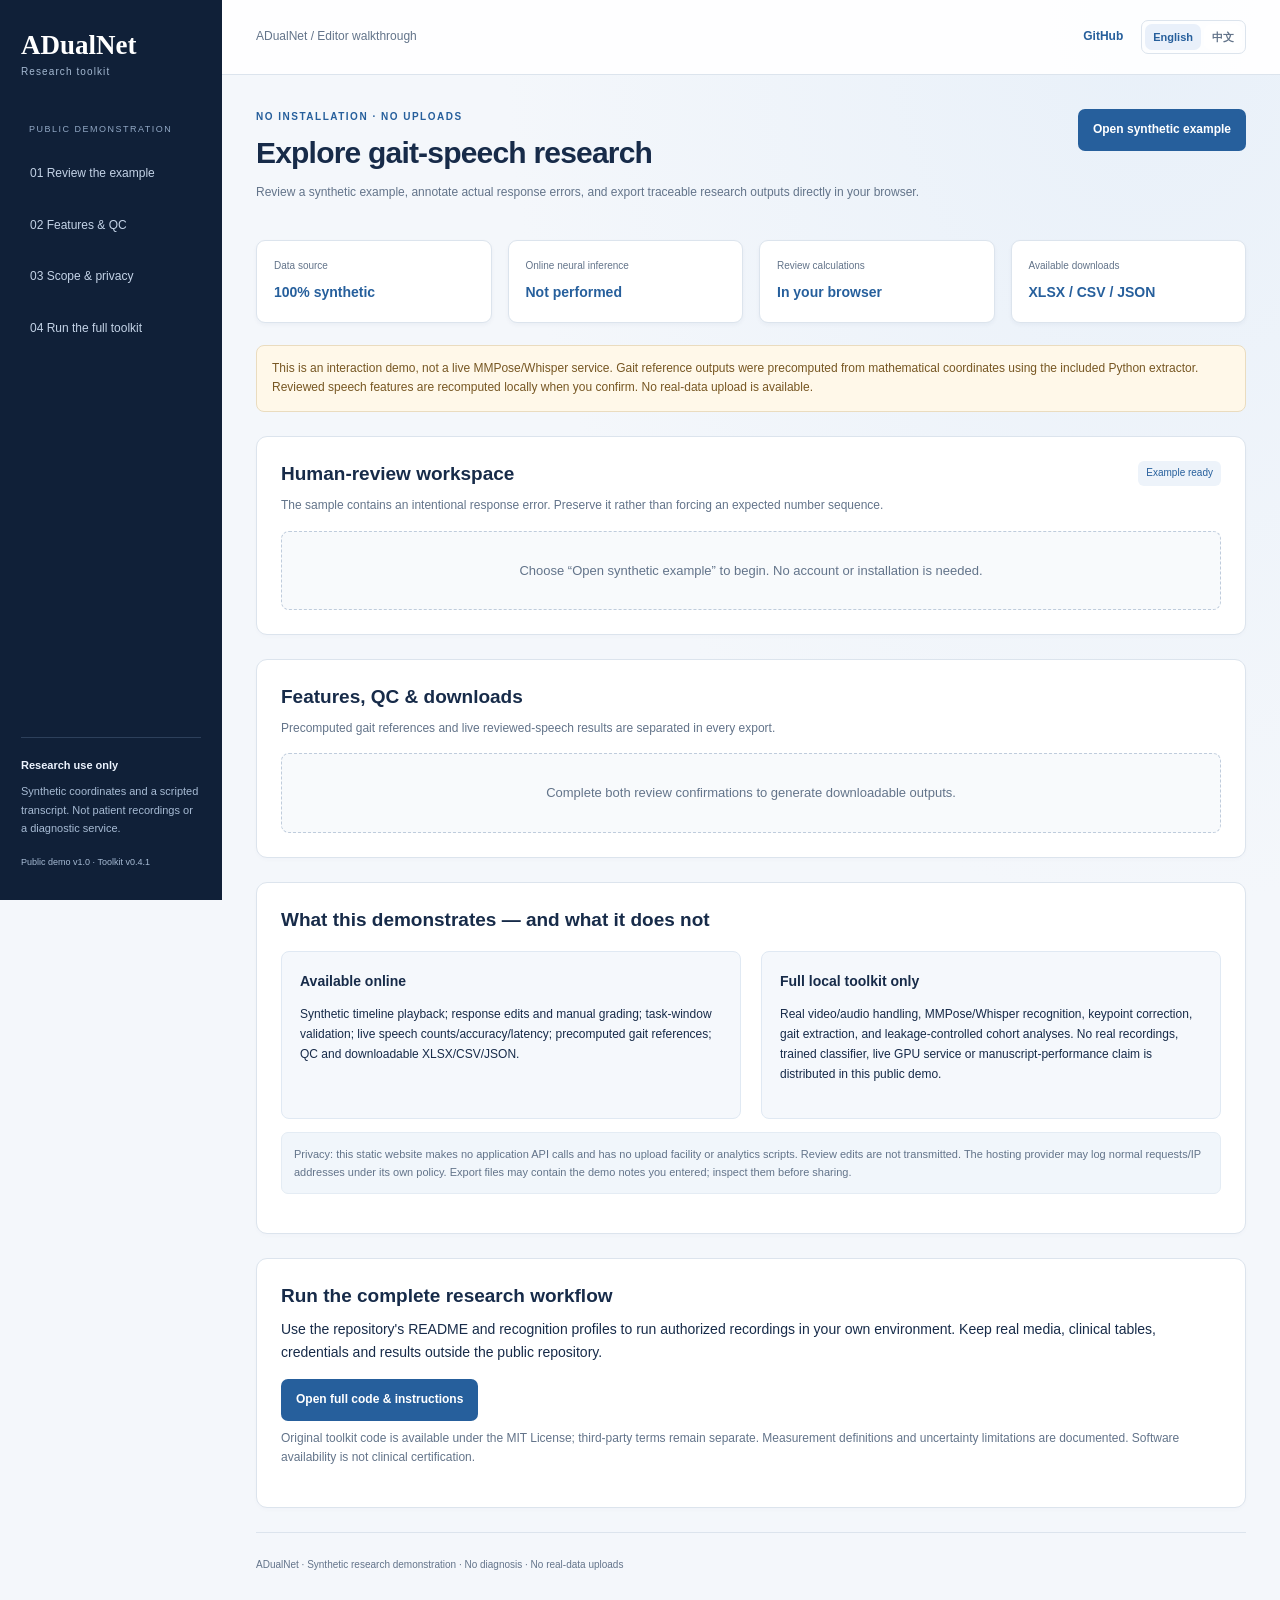
<file: public_demo/index.html>
<!doctype html>
<html lang="en">
<head>
<meta charset="utf-8"><meta name="viewport" content="width=device-width,initial-scale=1">
<meta name="description" content="ADualNet browser-only synthetic gait-speech review demonstration. No patient data, uploads or live neural inference.">
<meta http-equiv="Content-Security-Policy" content="default-src 'self'; script-src 'self'; style-src 'self'; connect-src 'none'; img-src 'self' data: blob:; media-src 'self' blob:; object-src 'none'; base-uri 'none'; form-action 'none'">
<meta name="referrer" content="no-referrer">
<title>ADualNet | Interactive Research Demo</title>
<link rel="stylesheet" href="./assets/demo.css?v=0.4.1">
</head>
<body>
<aside><a class="brand" href="#top">ADualNet<span>Research toolkit</span></a><div class="nav-caption" data-en="PUBLIC DEMONSTRATION" data-zh="公开在线演示">PUBLIC DEMONSTRATION</div>
<nav><a href="#review" data-en="01  Review the example" data-zh="01  核查示例">01  Review the example</a><a href="#results" data-en="02  Features & QC" data-zh="02  特征与 QC">02  Features & QC</a><a href="#scope" data-en="03  Scope & privacy" data-zh="03  范围与隐私">03  Scope & privacy</a><a href="#install" data-en="04  Run the full toolkit" data-zh="04  运行完整工具">04  Run the full toolkit</a></nav>
<div class="aside-note"><strong data-en="Research use only" data-zh="仅供科研">Research use only</strong><p data-en="Synthetic coordinates and a scripted transcript. Not patient recordings or a diagnostic service." data-zh="使用合成坐标与编写的转录脚本，不含患者录像，也不是诊断服务。">Synthetic coordinates and a scripted transcript. Not patient recordings or a diagnostic service.</p><small>Public demo v1.0 · Toolkit v0.4.1</small></div></aside>
<div class="shell" id="top"><header><span data-en="ADualNet / Editor walkthrough" data-zh="ADualNet / 编辑试用">ADualNet / Editor walkthrough</span><div class="header-actions"><a href="https://github.com/ran4love/gait-speech-analysis" target="_blank" rel="noopener noreferrer">GitHub</a><div class="languages"><button id="lang-en" type="button" aria-pressed="true">English</button><button id="lang-zh" type="button" aria-pressed="false">中文</button></div></div></header>
<main><div class="page-heading"><div><div class="eyebrow" data-en="NO INSTALLATION · NO UPLOADS" data-zh="无需安装 · 不上传数据">NO INSTALLATION · NO UPLOADS</div><h1 data-en="Explore gait-speech research" data-zh="体验步态与语音研究流程">Explore gait-speech research</h1><p data-en="Review a synthetic example, annotate actual response errors, and export traceable research outputs directly in your browser." data-zh="核查合成示例、标注回答错误，并直接在浏览器中导出可追溯的研究结果。">Review a synthetic example, annotate actual response errors, and export traceable research outputs directly in your browser.</p></div><button id="open-demo" type="button" data-en="Open synthetic example" data-zh="打开合成示例">Open synthetic example</button></div>
<div class="summary"><div><small data-en="Data source" data-zh="数据来源">Data source</small><strong data-en="100% synthetic" data-zh="100% 合成">100% synthetic</strong></div><div><small data-en="Online neural inference" data-zh="在线神经网络推理">Online neural inference</small><strong data-en="Not performed" data-zh="未执行">Not performed</strong></div><div><small data-en="Review calculations" data-zh="核查计算">Review calculations</small><strong data-en="In your browser" data-zh="在本浏览器中">In your browser</strong></div><div><small data-en="Available downloads" data-zh="下载格式">Available downloads</small><strong>XLSX / CSV / JSON</strong></div></div>
<div class="notice" data-en="This is an interaction demo, not a live MMPose/Whisper service. Gait reference outputs were precomputed from mathematical coordinates using the included Python extractor. Reviewed speech features are recomputed locally when you confirm. No real-data upload is available." data-zh="这是交互演示，不是实时 MMPose/Whisper 服务。步态参考结果由随附 Python 提取器针对数学合成坐标预计算；人工核查后的语音特征在确认时于本地浏览器重算。不提供真实数据上传。">This is an interaction demo, not a live MMPose/Whisper service. Gait reference outputs were precomputed from mathematical coordinates using the included Python extractor. Reviewed speech features are recomputed locally when you confirm. No real-data upload is available.</div>
<section id="review"><div class="section-head"><div><h2 data-en="Human-review workspace" data-zh="人工核查工作区">Human-review workspace</h2><p data-en="The sample contains an intentional response error. Preserve it rather than forcing an expected number sequence." data-zh="示例包含一次有意设置的回答错误。请保留真实错误，不要强制改成预期数列。">The sample contains an intentional response error. Preserve it rather than forcing an expected number sequence.</p></div><span id="review-state" role="status"></span></div>
<div id="review-placeholder" class="empty" data-en="Choose “Open synthetic example” to begin. No account or installation is needed." data-zh="点击“打开合成示例”开始，无需账户或安装。">Choose “Open synthetic example” to begin. No account or installation is needed.</div>
<div id="workspace" class="review-grid" hidden><div><h3 data-en="1. Inspect the synthetic motion" data-zh="1. 查看合成运动">1. Inspect the synthetic motion</h3><canvas id="pose-view" width="640" height="360" role="img" aria-label="Synthetic stick-figure animation with COCO-17 keypoints"></canvas><div class="playback"><button type="button" id="play" class="secondary" data-en="Play / pause" data-zh="播放 / 暂停">Play / pause</button><button type="button" id="back" class="secondary" data-en="−1 frame" data-zh="前一帧">−1 frame</button><button type="button" id="next" class="secondary" data-en="+1 frame" data-zh="后一帧">+1 frame</button><output id="clock"></output></div><label for="timeline" data-en="Synthetic timeline (seconds)" data-zh="合成时间轴（秒）">Synthetic timeline (seconds)</label><input id="timeline" type="range" min="0" max="11.9666666667" step="0.0333333333" value="0">
<div class="subtle" data-en="Illustrative animation, not recorded video or audio. One fixed synthetic track; gait window is fixed at 0–12 s. Keypoint editing and real recognition are available in the local toolkit, not in this public demo." data-zh="这是示意动画，不是真人录像或录音。仅一个固定合成轨迹；步态时间窗固定为 0–12 秒。关键点修正和真实识别需使用本地完整工具，公开演示不提供。">Illustrative animation, not recorded video or audio. One fixed synthetic track; gait window is fixed at 0–12 s. Keypoint editing and real recognition are available in the local toolkit, not in this public demo.</div>
<dl class="sample-details"><div><dt data-en="Example ID" data-zh="示例编号">Example ID</dt><dd>SYNTHETIC_PUBLIC_001</dd></div><div><dt data-en="Frames / rate" data-zh="帧数 / 帧率">Frames / rate</dt><dd>360 / 30 fps</dd></div><div><dt data-en="Scripted transcript" data-zh="编写的转录脚本">Scripted transcript</dt><dd>93 86 78 71</dd></div><div><dt data-en="Known distance" data-zh="实测距离">Known distance</dt><dd data-en="Not provided; no metric speed" data-zh="未提供，不计算米制速度">Not provided; no metric speed</dd></div></dl>
<label for="reviewer" data-en="Reviewer code (use a fictional code, not identifying information)" data-zh="核查者代码（请用虚构代码，不填写身份信息）">Reviewer code (use a fictional code, not identifying information)</label><input id="reviewer" type="text" maxlength="80" autocomplete="off" placeholder="DEMO_REVIEWER">
<label for="notes" data-en="Review notes (demo text only)" data-zh="核查备注（仅填写演示内容）">Review notes (demo text only)</label><textarea id="notes" maxlength="3000"></textarea>
<div class="privacy-inline" data-en="No patient data should be entered here. Edits stay in this tab's memory and are cleared on reload unless you download them. Language choice alone may be saved locally." data-zh="请勿输入患者数据。编辑内容仅保存在当前标签页内存中；刷新会清除，请先下载。只有语言偏好可能保存在本机。">No patient data should be entered here. Edits stay in this tab's memory and are cleared on reload unless you download them. Language choice alone may be saved locally.</div></div>
<div><h3 data-en="2. Review each participant response" data-zh="2. 逐条核对回答">2. Review each participant response</h3><p class="muted" data-en="A token is not necessarily one response. Edit, include/exclude, add or remove rows; explicitly grade every included response." data-zh="一个词不一定等于一次回答。可编辑、计入/排除、增删行；每个计入的回答均须明确评分。">A token is not necessarily one response. Edit, include/exclude, add or remove rows; explicitly grade every included response.</p>
<div class="two-fields"><div><label for="task-start" data-en="Speech task start (s)" data-zh="语音任务开始（秒）">Speech task start (s)</label><input id="task-start" type="number" min="0" max="12" step="0.01" value="0"></div><div><label for="task-end" data-en="Speech task end (s)" data-zh="语音任务结束（秒）">Speech task end (s)</label><input id="task-end" type="number" min="0" max="12" step="0.01" value="12"></div></div>
<label for="transcript" data-en="Corrected transcript (audit note; counts use response rows below)" data-zh="修正转录（仅为审计注释；计数使用下方回答行）">Corrected transcript (audit note; counts use response rows below)</label><textarea id="transcript" maxlength="3000"></textarea>
<div class="table-scroll"><table><thead><tr><th data-en="Include" data-zh="计入">Include</th><th data-en="Onset (s)" data-zh="起始秒">Onset (s)</th><th data-en="Response" data-zh="回答">Response</th><th data-en="Correctness" data-zh="正确性">Correctness</th><th data-en="Action" data-zh="操作">Action</th></tr></thead><tbody id="responses"></tbody></table></div>
<button id="add-response" type="button" class="secondary" data-en="Add a response" data-zh="增加回答">Add a response</button>
<label for="scoring-rule" data-en="Scoring rule (required)" data-zh="正确性规则（必填）">Scoring rule (required)</label><textarea id="scoring-rule" maxlength="3000"></textarea><details class="rule-help"><summary data-en="Example scoring convention" data-zh="评分规则示例">Example scoring convention</summary><p data-en="Starting at 100, judge each subtraction by seven relative to the preceding answer. In this scripted example 93 and 86 are correct, 78 is incorrect, and 71 follows 78 by seven. This is an example convention, not a mandatory clinical scoring rule." data-zh="从 100 开始，按前一次回答逐次减七：本脚本中 93、86 正确，78 错误，71 相对 78 减七为正确。这仅是演示约定，不是强制临床评分规则。">Starting at 100, judge each subtraction by seven relative to the preceding answer. In this scripted example 93 and 86 are correct, 78 is incorrect, and 71 follows 78 by seven. This is an example convention, not a mandatory clinical scoring rule.</p></details>
<label class="check"><input id="gait-confirm" type="checkbox"><span data-en="I reviewed the synthetic pose/timeline and understand that gait outputs are fixed, precomputed experimental references, not validated physiological measurements." data-zh="我已核对合成姿态与时间轴，并理解步态结果是固定预计算的实验性参考，不是经验证的生理测量。">I reviewed the synthetic pose/timeline and understand that gait outputs are fixed, precomputed experimental references, not validated physiological measurements.</span></label>
<label class="check"><input id="speech-confirm" type="checkbox"><span data-en="I reviewed task timing, response rows and correctness, and recorded the scoring rule." data-zh="我已核对任务时窗、回答行及正确性，并记录评分规则。">I reviewed task timing, response rows and correctness, and recorded the scoring rule.</span></label>
<div class="actions"><button id="generate" type="button" data-en="Confirm & generate demo outputs" data-zh="确认并生成演示结果">Confirm & generate demo outputs</button><button id="draft" type="button" class="secondary" data-en="Download review draft JSON" data-zh="下载核查草稿 JSON">Download review draft JSON</button></div><p id="review-message" role="status"></p></div></div></section>
<section id="results"><div class="section-head"><div><h2 data-en="Features, QC & downloads" data-zh="特征、QC 与下载">Features, QC & downloads</h2><p data-en="Precomputed gait references and live reviewed-speech results are separated in every export." data-zh="每份导出均区分预计算步态参考和实时重算的人工核查语音结果。">Precomputed gait references and live reviewed-speech results are separated in every export.</p></div></div><div id="results-empty" class="empty" data-en="Complete both review confirmations to generate downloadable outputs." data-zh="完成两项核查确认后可生成和下载结果。">Complete both review confirmations to generate downloadable outputs.</div>
<div id="result-content" hidden><div id="metric-summary" class="metric-summary"></div><p class="notice" data-en="Three contact-phase fields remain missing. Pixel-space displacement is not metric step length. Software QC or human confirmation does not establish clinical validity. No classifier is fitted or used here." data-zh="三项足接触相位指标保持缺失。像素位移不是米制步长。软件 QC 或人工确认不代表临床有效性。这里不拟合或调用分类器。">Three contact-phase fields remain missing. Pixel-space displacement is not metric step length. Software QC or human confirmation does not establish clinical validity. No classifier is fitted or used here.</p><div class="actions"><button id="download-xlsx" type="button" data-en="Download XLSX" data-zh="下载 XLSX">Download XLSX</button><button id="download-csv" type="button" class="secondary" data-en="Download feature CSV" data-zh="下载特征 CSV">Download feature CSV</button><button id="download-json" type="button" class="secondary" data-en="Download provenance JSON" data-zh="下载溯源 JSON">Download provenance JSON</button></div><div class="table-scroll"><table><thead><tr><th data-en="Domain" data-zh="特征域">Domain</th><th>Feature</th><th data-en="Value" data-zh="数值">Value</th><th data-en="Unit" data-zh="单位">Unit</th><th data-en="Source / status" data-zh="来源 / 状态">Source / status</th></tr></thead><tbody id="feature-rows"></tbody></table></div><details><summary data-en="QC and provenance" data-zh="QC 与溯源">QC and provenance</summary><pre id="qc-json"></pre></details></div></section>
<section id="scope"><h2 data-en="What this demonstrates — and what it does not" data-zh="演示了什么，以及没有演示什么">What this demonstrates — and what it does not</h2><div class="scope-grid"><article><h3 data-en="Available online" data-zh="在线可操作">Available online</h3><p data-en="Synthetic timeline playback; response edits and manual grading; task-window validation; live speech counts/accuracy/latency; precomputed gait references; QC and downloadable XLSX/CSV/JSON." data-zh="合成时间轴回放、回答编辑与人工评分、任务时窗校验、实时语音计数/正确率/延迟、预计算步态参考、QC 与 XLSX/CSV/JSON 下载。">Synthetic timeline playback; response edits and manual grading; task-window validation; live speech counts/accuracy/latency; precomputed gait references; QC and downloadable XLSX/CSV/JSON.</p></article><article><h3 data-en="Full local toolkit only" data-zh="仅完整本地工具提供">Full local toolkit only</h3><p data-en="Real video/audio handling, MMPose/Whisper recognition, keypoint correction, gait extraction, and leakage-controlled cohort analyses. No real recordings, trained classifier, live GPU service or manuscript-performance claim is distributed in this public demo." data-zh="真实视听处理、MMPose/Whisper 识别、关键点修正、步态提取及无泄漏队列分析。公开演示不包含真实录像、已训练分类器或实时 GPU 服务，也不代表论文性能。">Real video/audio handling, MMPose/Whisper recognition, keypoint correction, gait extraction, and leakage-controlled cohort analyses. No real recordings, trained classifier, live GPU service or manuscript-performance claim is distributed in this public demo.</p></article></div><p class="privacy-inline" data-en="Privacy: this static website makes no application API calls and has no upload facility or analytics scripts. Review edits are not transmitted. The hosting provider may log normal requests/IP addresses under its own policy. Export files may contain the demo notes you entered; inspect them before sharing." data-zh="隐私：本站为静态网页，不调用应用 API，无上传入口和分析追踪脚本；核查编辑不被传输。托管服务商可能按其政策记录普通访问/IP。导出可能包含您填写的演示备注，分享前请检查。">Privacy: this static website makes no application API calls and has no upload facility or analytics scripts. Review edits are not transmitted. The hosting provider may log normal requests/IP addresses under its own policy. Export files may contain the demo notes you entered; inspect them before sharing.</p></section>
<section id="install"><h2 data-en="Run the complete research workflow" data-zh="运行完整研究流程">Run the complete research workflow</h2><p data-en="Use the repository's README and recognition profiles to run authorized recordings in your own environment. Keep real media, clinical tables, credentials and results outside the public repository." data-zh="根据仓库 README 和识别配置，在自己的环境处理获授权录像。真实视听、临床表、凭据和结果均不得上传公开仓库。">Use the repository's README and recognition profiles to run authorized recordings in your own environment. Keep real media, clinical tables, credentials and results outside the public repository.</p><a class="button-link" href="https://github.com/ran4love/gait-speech-analysis#readme" target="_blank" rel="noopener noreferrer" data-en="Open full code & instructions" data-zh="打开完整代码与说明">Open full code & instructions</a><p class="muted" data-en="Original toolkit code is available under the MIT License; third-party terms remain separate. Measurement definitions and uncertainty limitations are documented. Software availability is not clinical certification." data-zh="原创工具代码采用 MIT 许可证，第三方条款独立适用。测量定义与不确定性边界另有说明；软件公开不代表临床认证。">Original toolkit code is available under the MIT License; third-party terms remain separate. Measurement definitions and uncertainty limitations are documented. Software availability is not clinical certification.</p></section>
<footer>ADualNet · Synthetic research demonstration · No diagnosis · No real-data uploads</footer>
</main></div>
<script src="./assets/fixture.js?v=0.4.1"></script><script src="./assets/core.js?v=0.4.1"></script><script src="./assets/xlsx.js?v=0.4.1"></script><script src="./assets/demo.js?v=0.4.1"></script>
</body></html>
</file>
<file: public_demo/assets/demo.css>
:root{--navy:#102038;--ink:#172b49;--muted:#63748a;--blue:#265f9c;--border:#dce4ed;--light:#f4f7fb}*{box-sizing:border-box}html{scroll-behavior:smooth;scroll-padding-top:20px}body{margin:0;background:radial-gradient(ellipse at 90% 0,#e8f0f9,transparent 40%),var(--light);color:var(--ink);font:14px/1.65 'Avenir Next','Trebuchet MS','PingFang SC',sans-serif}button,input,textarea,select{font:inherit}a{color:var(--blue)}[hidden]{display:none!important}aside{position:fixed;inset:0 auto 0 0;width:222px;padding:30px 21px;background:var(--navy);color:white;display:flex;flex-direction:column}.brand{font:700 27px Georgia,serif;text-decoration:none;color:white}.brand span{display:block;font:10px 'Trebuchet MS',sans-serif;color:#a4b8d1;letter-spacing:1.1px;margin-top:5px}.nav-caption{font-size:9px;letter-spacing:1.5px;color:#92a8c5;margin:45px 8px 15px}nav{display:grid;gap:8px}nav a{padding:12px 9px;color:#c4d3e7;text-decoration:none;border-radius:7px;font-size:12px}nav a:hover{background:#243e63;color:white}.aside-note{margin-top:auto;color:#a7bbd4;font-size:11px;border-top:1px solid #2d405b;padding-top:18px}.aside-note strong{color:#edf4ff}.aside-note small{font-size:9px}.shell{margin-left:222px}header{display:flex;align-items:center;justify-content:space-between;gap:15px;padding:20px 34px;background:#ffffffee;border-bottom:1px solid var(--border);font-size:12px;color:var(--muted)}.header-actions{display:flex;align-items:center;gap:18px}.header-actions>a{text-decoration:none;font-weight:650}.languages{border:1px solid var(--border);padding:3px;display:flex;gap:3px;border-radius:7px}.languages button{background:white;color:var(--muted);padding:4px 8px;border:0;font-size:11px}.languages button[aria-pressed=true]{background:#e9f0fa;color:var(--blue)}main{max-width:1390px;padding:34px;margin:auto}.page-heading{display:flex;align-items:flex-start;justify-content:space-between;gap:22px}.page-heading>div{max-width:730px}.eyebrow{color:var(--blue);font-size:10px;letter-spacing:1.5px;font-weight:650}h1{font-size:30px;letter-spacing:-.8px;line-height:1.25;margin:8px 0 12px}h2{font-size:19px;line-height:1.4;margin:0 0 7px}h3{font-size:14px;margin:0 0 12px}p{margin:8px 0 15px}.page-heading p,.section-head p,.muted{color:var(--muted);font-size:12px}button,.button-link{background:var(--blue);color:white;border:1px solid transparent;padding:10px 14px;border-radius:7px;font-size:12px;font-weight:650;cursor:pointer;text-decoration:none;display:inline-block}button:hover{background:#1a487c}button.secondary{background:white;border:1px solid var(--border);color:var(--ink)}button.secondary:hover{background:#edf3fa}button:disabled{opacity:.5;cursor:not-allowed}button:focus-visible,a:focus-visible,summary:focus-visible{outline:3px solid #4897ea;outline-offset:4px}.summary{display:grid;grid-template-columns:repeat(4,minmax(0,1fr));gap:16px;margin:22px 0}.summary>div{border:1px solid var(--border);background:white;box-shadow:0 2px 4px #1739560b;border-radius:9px;padding:17px}.summary small{display:block;font-size:10px;color:var(--muted);margin-bottom:7px}.summary strong{font-size:14px;color:var(--blue)}.notice{font-size:12px;border:1px solid #eadcbf;background:#fff8e9;border-radius:8px;padding:13px 15px;color:#775723;margin:18px 0}section{border:1px solid var(--border);background:white;border-radius:11px;padding:24px;margin-top:24px;min-width:0;box-shadow:0 2px 4px #17395605}.section-head{display:flex;justify-content:space-between;gap:15px;align-items:flex-start}.section-head>div{max-width:850px}#review-state{font-size:10px;white-space:nowrap;padding:4px 8px;background:#edf3fa;border-radius:6px;color:var(--blue)}.empty{font-size:13px;color:var(--muted);border:1px dashed #bfccdc;background:#f8fafc;border-radius:8px;padding:28px;text-align:center}.review-grid{display:grid;grid-template-columns:minmax(0,1fr) minmax(0,1fr);gap:25px;margin-top:15px}.review-grid>div{min-width:0}.review-grid canvas{display:block;max-width:100%;width:100%;height:auto;border-radius:8px;background:#102038}.playback{display:flex;align-items:center;gap:6px;flex-wrap:wrap;margin-top:10px}.playback button{font-size:10px;padding:7px 9px}.playback output{font-size:11px;color:var(--muted);margin-left:auto}label{display:block;font-size:11px;font-weight:650;color:#3f5772;margin:14px 0 6px}input,select,textarea{padding:9px 10px;color:var(--ink);border:1px solid #d0dce8;border-radius:6px;background:white;max-width:100%;min-width:0}input,textarea{width:100%}input:focus,textarea:focus,select:focus{outline:2px solid #e4effc;border-color:#6d9cc9}input[type=range]{padding:0;accent-color:var(--blue)}input[type=checkbox]{width:15px;height:15px;accent-color:var(--blue)}textarea{min-height:84px;resize:vertical}.subtle,.privacy-inline{font-size:11px;color:var(--muted);background:#f1f6fb;border:1px solid #e4ecf4;border-radius:7px;padding:12px;margin-top:13px}.sample-details{display:grid;grid-template-columns:1fr 1fr;gap:14px;border-bottom:1px solid var(--border);padding-bottom:16px;margin-top:17px}.sample-details div{min-width:0}dt{font-size:10px;color:var(--muted)}dd{margin:3px 0 0;font-size:11px;font-weight:600;overflow-wrap:anywhere}.two-fields{display:grid;grid-template-columns:1fr 1fr;gap:14px}.table-scroll{overflow:auto;border:1px solid var(--border);border-radius:7px;margin:15px 0}table{width:100%;border-collapse:collapse;font-size:11px}th{text-align:left;padding:9px;background:#f2f6fb;color:#506985;white-space:nowrap}td{padding:8px;border-top:1px solid #e5ebf2;vertical-align:top;overflow-wrap:anywhere}.table-scroll input[type=number]{width:70px}.table-scroll input[type=text]{width:96px}.table-scroll select{font-size:11px;padding:8px 5px;width:104px}.row-actions{display:flex;gap:4px}.row-actions button{font-size:10px;padding:6px;white-space:nowrap;flex-shrink:0}.check{display:flex;gap:9px;align-items:flex-start;line-height:1.6;font-weight:400;margin-top:15px}.check input{flex-shrink:0;margin-top:3px}.actions{display:flex;gap:9px;flex-wrap:wrap;margin:16px 0}.rule-help{font-size:11px;color:var(--muted);margin-top:10px}.rule-help summary{cursor:pointer;color:var(--blue)}#review-message{font-size:12px;min-height:20px}#review-message.error{color:#a33c3c}#review-message.success{color:#267361}.metric-summary{display:grid;grid-template-columns:repeat(3,minmax(0,1fr));gap:12px}.metric-summary div{border:1px solid var(--border);padding:12px;border-radius:7px;background:#f6f9fd}.metric-summary small{font-size:10px;display:block;color:var(--muted)}.metric-summary strong{display:block;color:var(--blue);font-size:21px}.source-note{font-size:10px;display:block;color:var(--muted);max-width:320px}.missing{color:#8c6232}.scope-grid{display:grid;grid-template-columns:1fr 1fr;gap:20px;margin-top:18px}.scope-grid article{border:1px solid #e0e9f3;background:#f5f8fc;padding:18px;border-radius:8px}.scope-grid p{font-size:12px}details pre{max-height:300px;overflow:auto;font:10px/1.7 Consolas,monospace;background:#152a43;color:#d5e7fa;padding:14px;border-radius:6px;white-space:pre-wrap;overflow-wrap:anywhere}details summary{cursor:pointer;font-size:12px}footer{font-size:10px;color:var(--muted);padding-top:24px;margin-top:24px;border-top:1px solid var(--border)}@media(prefers-reduced-motion:reduce){html{scroll-behavior:auto}}@media(max-width:1150px){aside{width:195px;padding-inline:15px}.shell{margin-left:195px}main{padding:27px}.review-grid{grid-template-columns:minmax(0,1fr)}.page-heading{display:block}.page-heading>button{margin:6px 0}.summary{gap:10px}.summary>div{padding:14px}.summary strong{font-size:12px}}@media(max-width:760px){aside{position:static;width:100%;padding:19px 20px}.brand{font-size:25px}.brand span{display:inline;font-size:9px;margin-left:12px}.nav-caption,.aside-note{display:none}nav{display:grid;grid-template-columns:1fr 1fr;gap:4px;margin-top:13px}nav a{padding:8px;font-size:11px}.shell{margin:0}header{padding:14px 19px;gap:8px;font-size:10px}.header-actions{gap:10px}main{padding:24px 18px}.summary{grid-template-columns:1fr 1fr;gap:12px}.summary strong{font-size:13px}h1{font-size:27px}.scope-grid{grid-template-columns:1fr}section{padding:20px}.section-head{display:block}#review-state{display:inline-block;margin-bottom:15px}.sample-details{grid-template-columns:1fr}.metric-summary{gap:8px}.metric-summary strong{font-size:18px}.metric-summary div{padding:10px}.table-scroll{max-width:100%}.actions>button{flex:1 1 auto}.two-fields{gap:9px}}
</file>
